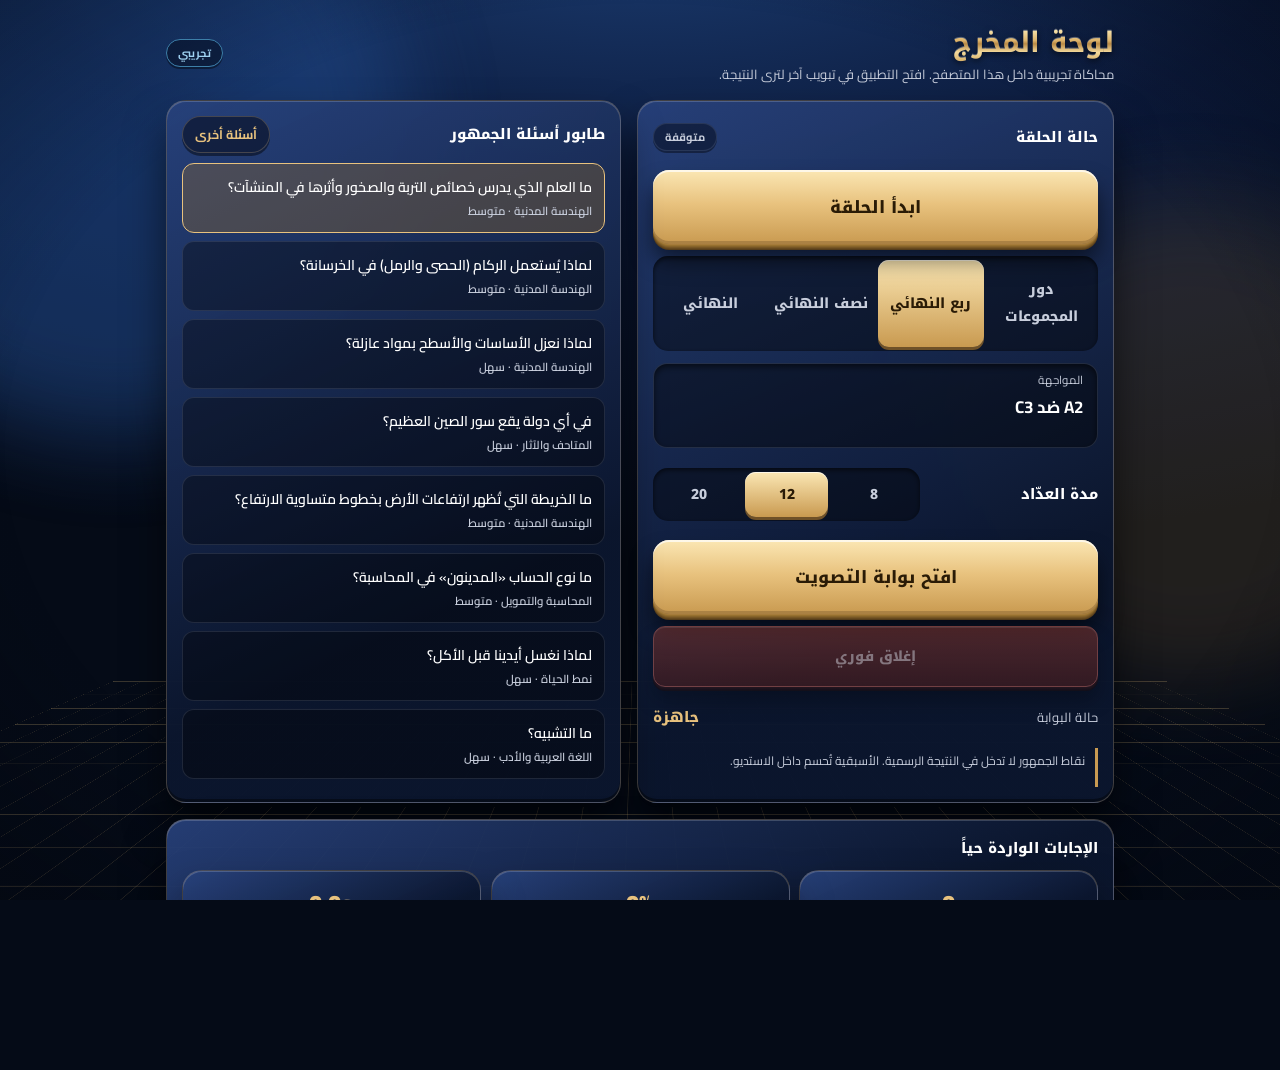
<file: control.html>
<!doctype html>
<html lang="ar" dir="rtl">
<head>
<meta charset="utf-8">
<meta name="viewport" content="width=device-width,initial-scale=1">
<meta name="theme-color" content="#070E20">
<title>لوحة المخرج · يوني ليغ</title>
<link rel="stylesheet" href="css/app.css">
</head>
<body class="ctl">
<div id="bg" aria-hidden="true"><div class="orb o1"></div><div class="orb o2"></div><div class="floor"><i></i></div></div>
<div class="ctlwrap" id="root"><p class="sm">جارٍ التحميل…</p></div>
<script type="module" src="js/control.js"></script>
</body>
</html>
</file>
<file: css/app.css>
@font-face{font-family:"Cairo";font-style:normal;font-weight:200 1000;font-display:swap;src:url("../fonts/cairo-ar.woff2") format("woff2");unicode-range:U+0600-06FF,U+0750-077F,U+0870-088E,U+0890-0891,U+0897-08E1,U+08E3-08FF,U+200C-200E,U+2010-2011,U+204F,U+2E41,U+FB50-FDFF,U+FE70-FE74,U+FE76-FEFC}
@font-face{font-family:"Cairo";font-style:normal;font-weight:200 1000;font-display:swap;src:url("../fonts/cairo-lt.woff2") format("woff2");unicode-range:U+0000-00FF,U+0131,U+0152-0153,U+02BB-02BC,U+02C6,U+02DA,U+02DC,U+0304,U+0308,U+0329,U+2000-206F,U+20AC,U+2122,U+2191,U+2193,U+2212,U+2215,U+FEFF,U+FFFD}
@font-face{font-family:"Noto Kufi Arabic";font-style:normal;font-weight:100 900;font-display:swap;src:url("../fonts/kufi-ar.woff2") format("woff2");unicode-range:U+0600-06FF,U+0750-077F,U+0870-088E,U+0890-0891,U+0897-08E1,U+08E3-08FF,U+200C-200E,U+2010-2011,U+204F,U+2E41,U+FB50-FDFF,U+FE70-FE74,U+FE76-FEFC}
@font-face{font-family:"Noto Kufi Arabic";font-style:normal;font-weight:100 900;font-display:swap;src:url("../fonts/kufi-lt.woff2") format("woff2");unicode-range:U+0000-00FF,U+0131,U+0152-0153,U+02BB-02BC,U+02C6,U+02DA,U+02DC,U+0304,U+0308,U+0329,U+2000-206F,U+20AC,U+2122,U+2191,U+2193,U+2212,U+2215,U+FEFF,U+FFFD}

:root{
  --ink:#070E20; --ink-1:#0A1326; --ink-2:#0E1A33; --ink-3:#142242;
  --gold:#C89A52; --gold-hi:#E8C27E; --gold-dim:#8A6A38;
  --azure:#4FA3D9; --emerald:#5BBE95; --coral:#D96A5B;
  --bone:#EDE5D6; --bone-2:#C8CEDC;
  --line:rgba(232,194,126,.24); --line-2:rgba(142,156,184,.18);
  --f-head:"Noto Kufi Arabic","Segoe UI",system-ui,sans-serif;
  --f-body:"Cairo","Segoe UI",system-ui,sans-serif;
  --dock-h:84px;
}
*{box-sizing:border-box;margin:0;padding:0;-webkit-tap-highlight-color:transparent}
html,body{height:100%;background:#050B17;color:var(--bone);font-family:var(--f-body);overflow:hidden;line-height:1.55}
body{display:flex;justify-content:center}
button{font:inherit;color:inherit;background:none;border:0;cursor:pointer}
input{font:inherit;color:inherit}
a{color:inherit;text-decoration:none}
.num{direction:ltr;unicode-bidi:isolate;font-variant-numeric:tabular-nums;display:inline-block}
:focus-visible{outline:2px solid var(--gold-hi);outline-offset:2px}

/* ================= scene: depth background ================= */
#bg{position:fixed;inset:0;z-index:0;overflow:hidden;background:radial-gradient(120% 70% at 50% -8%,#1a3a6e 0,#0c1a3b 42%,#050B17 100%)}
#bg .orb{position:absolute;border-radius:50%;filter:blur(46px);opacity:.38;transform:translate3d(calc(var(--px,0)*var(--k)*1px),calc(var(--py,0)*var(--k)*1px),0)}
#bg .o1{width:46vmax;height:46vmax;left:-14vmax;top:-12vmax;background:#2a5fae;--k:-14}
#bg .o2{width:38vmax;height:38vmax;right:-12vmax;top:22vh;background:#8A6A38;opacity:.22;--k:18}
#bg .floor{position:absolute;left:-30%;right:-30%;bottom:0;height:58vh;perspective:520px;-webkit-mask-image:linear-gradient(to top,#000 20%,transparent);mask-image:linear-gradient(to top,#000 20%,transparent)}
#bg .floor i{position:absolute;inset:0;transform:rotateX(70deg);transform-origin:50% 100%;background:
  linear-gradient(rgba(232,194,126,.32) 1.5px,transparent 1.5px) 0 0/100% 56px,
  linear-gradient(90deg,rgba(232,194,126,.2) 1.5px,transparent 1.5px) 0 0/56px 100%;animation:floorrun 5s linear infinite}
@keyframes floorrun{to{background-position:0 56px,0 0}}
#bg .dust i{position:absolute;left:var(--x);top:var(--y);width:var(--s);height:var(--s);border-radius:50%;background:radial-gradient(circle at 35% 30%,#fff,#E8C27E 55%,transparent 72%);opacity:.5;animation:drift var(--d) ease-in-out infinite;transform:translate3d(calc(var(--px,0)*var(--k)*1px),calc(var(--py,0)*var(--k)*1px),0)}
@keyframes drift{0%,100%{margin-top:0}50%{margin-top:-26px}}
#bg:after{content:"";position:absolute;inset:0;background:radial-gradient(90% 90% at 50% 50%,transparent 55%,rgba(2,5,12,.7) 100%)}

/* ================= shell ================= */
#app{position:relative;z-index:1;width:100%;max-width:460px;height:100dvh;display:flex;flex-direction:column;perspective:1200px}
#view{flex:1;overflow-y:auto;overflow-x:hidden;padding:calc(env(safe-area-inset-top,0px) + 16px) 16px calc(var(--dock-h) + 30px);scrollbar-width:none;perspective:1200px}
#view::-webkit-scrollbar{display:none}
#view.nodock{padding-bottom:calc(env(safe-area-inset-bottom,0px) + 24px)}
.screen{display:flex;flex-direction:column;gap:14px;animation:enter .6s cubic-bezier(.2,.8,.2,1) both;transform-origin:50% 100%}
@keyframes enter{from{opacity:0;transform:rotateY(-18deg) translateZ(-110px) translateX(30px)}to{opacity:1;transform:none}}

/* ================= type ================= */
/* metallic type: polished-gold gradient inside the glyphs, thin light edge, soft shadow (no thick extrusion) */
.h3d,.big,.cd,.vault .n,.coin .face .lbl{background-image:linear-gradient(180deg,#FFF9E6 0%,#F7E2AA 20%,#DDB46C 44%,#B98A45 52%,#F4DA9C 72%,#CFA257 100%);-webkit-background-clip:text;background-clip:text;-webkit-text-fill-color:transparent;color:transparent;text-shadow:none;filter:drop-shadow(0 -1px 0 rgba(255,255,255,.3)) drop-shadow(0 2px 3px rgba(0,0,0,.6))}
.h3d{font-family:var(--f-head);font-weight:700;line-height:1.5;background-size:100% 1.5em}
.h1{font-size:28px}
.h2{font-family:var(--f-head);font-weight:800;font-size:19px;color:#fff;line-height:1.35}
.t{font-family:var(--f-head);font-weight:800;font-size:14.5px;color:#fff}
.sm{font-size:13px;color:var(--bone-2)}
.eyebrow{font:700 11.5px var(--f-head);color:var(--gold-hi);letter-spacing:.02em}
.center{text-align:center}
.row{display:flex;align-items:center;justify-content:space-between;gap:10px}
.note{font-size:12px;color:var(--bone-2);border-inline-start:3px solid var(--gold);padding:3px 10px;line-height:1.6}
.sp{flex:1}
.grid2{display:grid;grid-template-columns:1fr 1fr;gap:12px}

/* ================= tags / chips ================= */
.tag{display:inline-flex;align-items:center;gap:5px;font:700 11px var(--f-body);padding:3px 11px;border-radius:999px;border:1px solid var(--line-2);color:var(--bone-2);background:rgba(7,14,32,.55);white-space:nowrap;box-shadow:0 2px 0 rgba(0,0,0,.4)}
.tag.live{color:#fff;background:linear-gradient(180deg,#e9806f,#c4574a);border-color:#f19a8b;animation:pulse 1.6s ease-in-out infinite}
.tag.az{color:#9fd1f1;border-color:#3D7FA8}
.tag.gd{color:var(--gold-hi);border-color:var(--gold)}
.tag.ok{color:var(--emerald);border-color:var(--emerald)}
@keyframes pulse{50%{box-shadow:0 0 0 6px rgba(217,106,91,.18),0 2px 0 rgba(0,0,0,.4)}}

/* ================= 3D card with tilt ================= */
.card3d{position:relative;border-radius:20px;padding:15px;background:linear-gradient(155deg,rgba(40,66,124,.92),rgba(11,22,46,.97) 70%);border:1px solid var(--line);box-shadow:0 26px 40px rgba(0,0,0,.55),0 4px 0 #050A16,inset 0 1px 0 rgba(255,255,255,.18),inset 0 -3px 0 rgba(0,0,0,.4);transform:perspective(900px) rotateX(var(--rx,0deg)) rotateY(var(--ry,0deg));transform-style:preserve-3d;transition:transform .2s ease-out}
.card3d.gold{border-color:var(--gold);background:linear-gradient(155deg,rgba(120,88,40,.55),rgba(14,26,52,.96) 62%)}
.card3d .glare{position:absolute;inset:0;border-radius:inherit;pointer-events:none;background:radial-gradient(280px circle at var(--gx,50%) var(--gy,0%),rgba(255,255,255,.2),transparent 62%);opacity:var(--go,0);transition:opacity .25s;mix-blend-mode:screen}
.card3d .z1{transform:translateZ(16px)} .card3d .z2{transform:translateZ(30px)} .card3d .z3{transform:translateZ(48px)}
.card3d.pressable{cursor:pointer}
.card3d.pressable:active{transform:perspective(900px) translateZ(-14px) scale(.985)}

/* ================= 3D buttons ================= */
.btn3d{display:block;width:100%;text-align:center;padding:14px 16px;border-radius:16px;font:800 17px var(--f-head);color:#2a1b06;background:linear-gradient(180deg,#FBE7B4 0,#E8C27E 46%,#C99A50 100%);box-shadow:inset 0 2px 0 rgba(255,255,255,.7),inset 0 -3px 0 rgba(111,81,40,.35),0 1px 0 #A67C3B,0 2px 0 #96702F,0 3px 0 #86632A,0 4px 0 #765624,0 5px 0 #66491F,0 6px 0 #563D1A,0 16px 22px rgba(0,0,0,.55);transition:transform .08s,box-shadow .08s;position:relative}
.btn3d:active,.btn3d.pressed{transform:translateY(6px);box-shadow:inset 0 2px 0 rgba(255,255,255,.5),inset 0 -2px 0 rgba(111,81,40,.35),0 0 0 #563D1A,0 5px 10px rgba(0,0,0,.55)}
.btn3d.ghost{color:var(--gold-hi);background:linear-gradient(180deg,#183058,#0b1630);border:1px solid rgba(232,194,126,.55);box-shadow:inset 0 1px 0 rgba(255,255,255,.2),0 1px 0 #3b2d14,0 2px 0 #2d220f,0 3px 0 #21190b,0 4px 0 #181208,0 5px 0 #100c05,0 14px 20px rgba(0,0,0,.5)}
.btn3d.warn{color:#ffd8d2;background:linear-gradient(180deg,#8d3a30,#5a1f19);border:1px solid #d96a5b;box-shadow:inset 0 1px 0 rgba(255,255,255,.2),0 1px 0 #3a1511,0 2px 0 #30110e,0 3px 0 #260d0b,0 4px 0 #1c0a08,0 14px 20px rgba(0,0,0,.5)}
.btn3d.sm{padding:9px 12px;font-size:14px;border-radius:12px}
.btn3d[disabled]{opacity:.5;pointer-events:none}
.linkbtn{font:700 12.5px var(--f-body);color:var(--gold-hi);padding:6px 12px;border-radius:999px;border:1px solid var(--line);background:rgba(7,14,32,.6);box-shadow:0 3px 0 rgba(0,0,0,.45)}

/* ================= brand objects ================= */
.armil{position:relative;width:150px;height:150px;margin:0 auto;perspective:760px}
.armil .spin{position:absolute;inset:0;transform-style:preserve-3d;animation:spinY 16s linear infinite}
.armil .spin i{position:absolute;inset:0;border-radius:50%;border:3px solid;border-color:#F8E3AE #C89A52 #8A6A38 #C89A52;transform:rotateY(var(--a));box-shadow:0 0 16px rgba(232,194,126,.4),inset 0 0 16px rgba(232,194,126,.25)}
.armil .core{position:absolute;left:50%;top:50%;margin:calc(var(--d)/-2) 0 0 calc(var(--d)/-2)}
/* medal disc: 3D gold rim, navy heart, the program logo in its original colours */
.ldisc{position:relative;display:inline-flex;align-items:center;justify-content:center;flex:none;width:var(--d,56px);height:var(--d,56px);border-radius:50%;background:conic-gradient(from 30deg,#8A6A38,#F4DFA8,#C89A52,#FBEFCF,#9a7336,#E8C27E,#8A6A38);box-shadow:0 10px 16px rgba(0,0,0,.55),0 0 18px rgba(232,194,126,.28),inset 0 2px 2px rgba(255,255,255,.6),inset 0 -3px 4px rgba(90,60,15,.5)}
.ldisc:before{content:"";position:absolute;inset:11%;border-radius:50%;background:radial-gradient(circle at 50% 36%,#1d4388 0,#0d1d42 55%,#070E20 100%);box-shadow:inset 0 3px 8px rgba(0,0,0,.75),0 1px 0 rgba(255,255,255,.4)}
.ldisc img{position:relative;width:64%;height:auto;filter:drop-shadow(0 2px 3px rgba(0,0,0,.65));pointer-events:none}
.ldisc.off{filter:grayscale(1) brightness(.55);opacity:.75}
@keyframes spinY{from{transform:rotateX(-18deg) rotateY(0)}to{transform:rotateX(-18deg) rotateY(360deg)}}
.pearl{display:inline-block;width:var(--s,34px);height:var(--s,34px);border-radius:50%;background:radial-gradient(circle at 34% 28%,#fff 0,#FBF0D6 20%,#E8C27E 58%,#8A6A38 100%);box-shadow:inset -5px -7px 12px rgba(60,40,10,.55),inset 4px 4px 9px rgba(255,255,255,.65),0 12px 18px rgba(0,0,0,.55),0 0 18px rgba(232,194,126,.3)}
.pearl.off{background:radial-gradient(circle at 34% 28%,#2a3a5e,#142242 70%);box-shadow:inset 0 0 0 1px var(--line-2);opacity:.7}
.pearls{display:flex;gap:6px;justify-content:space-between}
.pearls .pearl{--s:32px;animation:bob 3.4s ease-in-out infinite}
.pearls .pearl:nth-child(2n){animation-delay:-1s}.pearls .pearl:nth-child(3n){animation-delay:-2s}
@keyframes bob{50%{transform:translateY(-4px)}}
.coin{width:var(--cs,120px);height:var(--cs,120px);perspective:700px;margin:0 auto}
.coin .cspin{position:relative;width:100%;height:100%;transform-style:preserve-3d;animation:coinspin 7s linear infinite}
.coin.still .cspin{animation:none;transform:rotateX(-14deg) rotateY(-24deg)}
@keyframes coinspin{from{transform:rotateX(-14deg) rotateY(0)}to{transform:rotateX(-14deg) rotateY(360deg)}}
.coin u{position:absolute;inset:0;border-radius:50%;background:linear-gradient(90deg,#6f5128,#E8C27E,#6f5128);transform:translateZ(var(--z))}
.coin .face{position:absolute;inset:0;border-radius:50%;backface-visibility:hidden;background:conic-gradient(from 30deg,#8A6A38,#F4DFA8,#C89A52,#FBEFCF,#9a7336,#E8C27E,#8A6A38);box-shadow:inset 0 0 0 4px rgba(255,255,255,.28),inset 0 0 0 9px rgba(111,81,40,.5)}
.coin .face .inner{position:absolute;inset:11%;border-radius:50%;display:flex;flex-direction:column;align-items:center;justify-content:center;gap:calc(var(--cs,120px)*.025);background:radial-gradient(circle at 50% 34%,#1d4388 0,#0d1d42 56%,#070E20 100%);box-shadow:inset 0 4px 10px rgba(0,0,0,.75),0 1px 0 rgba(255,255,255,.45)}
.coin .face .inner img{width:54%;height:auto;filter:drop-shadow(0 3px 4px rgba(0,0,0,.65));pointer-events:none}
.coin .face .inner img.big{width:70%}
.coin .face .lbl{font:700 calc(var(--cs,120px)*.1)/1.35 var(--f-head);max-width:86%;text-align:center;background-size:100% 1.35em}
.coin .front{transform:translateZ(8px)} .coin .back{transform:rotateY(180deg) translateZ(8px)}

/* ================= keys (answer buttons) ================= */
.qtxt{font:800 19px/1.55 var(--f-head);color:#fff;text-shadow:0 2px 10px rgba(0,0,0,.6)}
.keys{display:grid;gap:11px;perspective:900px}
.key{display:flex;align-items:center;gap:12px;text-align:start;width:100%;padding:13px 14px;border-radius:15px;font:600 16.5px var(--f-body);color:#fff;background:linear-gradient(180deg,#1b3566,#0f1f42 70%);border:1px solid rgba(142,156,184,.3);box-shadow:inset 0 1px 0 rgba(255,255,255,.2),0 1px 0 #060c1a,0 2px 0 #060c1a,0 3px 0 #050a16,0 4px 0 #050a16,0 5px 0 #04080f,0 14px 18px rgba(0,0,0,.5);transition:transform .09s,box-shadow .09s,background .2s;animation:keyin .5s cubic-bezier(.2,.9,.3,1.1) both;animation-delay:calc(var(--i)*70ms);transform-origin:50% 100%}
@keyframes keyin{from{opacity:0;transform:rotateX(-70deg) translateY(16px)}to{opacity:1;transform:none}}
.key .k{flex:none;width:30px;height:30px;border-radius:50%;display:flex;align-items:center;justify-content:center;font:800 14px var(--f-head);color:#2a1b06;background:linear-gradient(180deg,#FBE7B4,#C99A50);box-shadow:inset 0 1px 0 rgba(255,255,255,.7),0 3px 0 #6f5128}
.key:active:not(:disabled){transform:translateY(4px);box-shadow:inset 0 1px 0 rgba(255,255,255,.2),0 0 0 #04080f,0 4px 8px rgba(0,0,0,.5)}
.key.sel{background:linear-gradient(180deg,#6d5128,#3a2a12);border-color:var(--gold-hi);transform:translateY(5px);box-shadow:inset 0 1px 0 rgba(255,255,255,.25),0 0 0 #04080f,0 0 22px rgba(232,194,126,.45)}
.key.ok{background:linear-gradient(180deg,#2c8a63,#14513a);border-color:var(--emerald);animation:pop .5s ease both;box-shadow:inset 0 1px 0 rgba(255,255,255,.3),0 4px 0 #0b3324,0 0 26px rgba(91,190,149,.55)}
.key.bad{background:linear-gradient(180deg,#a2453a,#5c211a);border-color:var(--coral);animation:shake .45s ease both}
.key.dim{opacity:.45}
.key:disabled{cursor:default}
@keyframes pop{0%{transform:scale(.96)}50%{transform:scale(1.04)}100%{transform:scale(1)}}
@keyframes shake{0%,100%{transform:translateX(0)}20%{transform:translateX(-8px)}40%{transform:translateX(8px)}60%{transform:translateX(-5px)}80%{transform:translateX(5px)}}

/* ================= timers ================= */
.ring3d{position:relative;width:128px;height:128px;margin:0 auto;filter:drop-shadow(0 10px 14px rgba(0,0,0,.55)) drop-shadow(0 0 16px rgba(232,194,126,.25))}
.ring3d svg{width:100%;height:100%;transform:rotate(-90deg)}
.ring3d b{position:absolute;inset:0;display:flex;flex-direction:column;align-items:center;justify-content:center;font:900 40px/1 var(--f-body);color:#fff;direction:ltr}
.ring3d b small{font:700 12px var(--f-body);color:var(--bone-2);margin-top:3px}
.ring3d.hot circle.fg{stroke:var(--coral)}
.tbar{height:10px;border-radius:99px;background:rgba(0,0,0,.45);overflow:hidden;box-shadow:inset 0 2px 4px rgba(0,0,0,.6),0 1px 0 rgba(255,255,255,.12)}
.tbar i{display:block;height:100%;width:100%;border-radius:99px;background:linear-gradient(180deg,#FBE7B4,#C99A50);box-shadow:0 0 12px rgba(232,194,126,.6);transform-origin:100% 50%}
.tbar.hot i{background:linear-gradient(180deg,#f1988b,#c4574a)}

/* ================= gate (3D doors) ================= */
.gate3d{position:relative;height:210px;perspective:900px;margin:4px 0}
.gate3d .glow{position:absolute;inset:6% 12%;border-radius:12px;background:radial-gradient(70% 90% at 50% 55%,#FFF3CF,#E8C27E 35%,#8A6A38 70%,transparent);opacity:.2;transition:opacity .7s}
.gate3d .gl{position:absolute;left:50%;top:50%;margin:-42px 0 0 -42px;opacity:.35;transition:opacity .7s .15s,transform .9s .15s}
.gate3d.open .gl{opacity:1;transform:scale(1.15)}
.gate3d .door{position:absolute;top:0;bottom:0;width:50%;background:linear-gradient(180deg,#223f78,#0c1a3a);border:1px solid var(--gold);box-shadow:inset 0 0 0 6px rgba(7,14,32,.6),inset 0 0 0 7px rgba(232,194,126,.35),0 20px 30px rgba(0,0,0,.5);transition:transform .8s cubic-bezier(.5,0,.2,1)}
.gate3d .door:after{content:"";position:absolute;inset:18% 18%;border:1px solid rgba(232,194,126,.45);border-radius:50% 50% 8px 8px / 30% 30% 8px 8px}
.gate3d .l{left:0;border-radius:14px 0 0 14px;transform-origin:0 50%}
.gate3d .r{right:0;border-radius:0 14px 14px 0;transform-origin:100% 50%}
.gate3d.open .l{transform:rotateY(-82deg)} .gate3d.open .r{transform:rotateY(82deg)} .gate3d.open .glow{opacity:1}
.gate3d .gt{position:absolute;inset:auto 0 -4px 0;text-align:center;font:800 13px var(--f-head);color:var(--gold-hi);z-index:2}

/* ================= vaults / stages ================= */
.vaults{display:grid;grid-template-columns:1fr 1fr;gap:12px}
.vault{padding:11px 10px;text-align:center}
.vault.me{border-color:var(--gold)}
.vault .n{font:800 24px/1.25 var(--f-body);direction:ltr;background-size:100% 1.25em}
.vault .l{font-size:11.5px;color:var(--bone-2)}
.pips{display:inline-flex;gap:6px}
.pips i{width:13px;height:13px;border-radius:50%;background:#0a1228;box-shadow:inset 0 1px 3px rgba(0,0,0,.7),0 1px 0 rgba(255,255,255,.15)}
.pips i.on{background:radial-gradient(circle at 34% 28%,#fff,#E8C27E 55%,#8A6A38);box-shadow:0 0 10px rgba(232,194,126,.8)}
.stg{display:grid;grid-template-columns:1fr auto;gap:2px 10px;padding:13px 15px}
.stg b{font:800 15px var(--f-head);color:#fff}
.stg .p{font:700 12.5px var(--f-body);color:var(--bone-2);direction:ltr;text-align:end}
.stg em{grid-column:1/-1;font:600 12.5px var(--f-body);color:var(--bone-2);font-style:normal}
.stg.done{border-color:var(--emerald)} .stg.done em{color:var(--emerald)}
.stg.now{border-color:var(--gold-hi);background:linear-gradient(155deg,rgba(150,110,48,.6),rgba(14,26,52,.96) 62%)} .stg.now em{color:var(--gold-hi)}
.stg.lock{opacity:.6}

/* ================= bars ================= */
.brow{display:grid;grid-template-columns:38px 1fr 44px;align-items:center;gap:9px}
.brow .c{font:800 13.5px var(--f-body);direction:ltr}
.brow .v{font:800 13px var(--f-body);direction:ltr;color:var(--gold-hi);text-align:end}
.brow.me .c{color:var(--gold-hi)}
.bar{height:11px;border-radius:99px;background:rgba(0,0,0,.45);overflow:hidden;box-shadow:inset 0 2px 4px rgba(0,0,0,.6)}
.bar i{display:block;height:100%;border-radius:99px;background:linear-gradient(180deg,#FBE7B4,#C99A50 60%,#8A6A38);box-shadow:0 0 10px rgba(232,194,126,.45);transform-origin:100% 50%;animation:grow .9s cubic-bezier(.2,.8,.2,1) both}
@keyframes grow{from{transform:scaleX(0)}}

/* ================= dock ================= */
#dock{position:absolute;left:14px;right:14px;bottom:calc(12px + env(safe-area-inset-bottom,0px));height:66px;border-radius:24px;display:flex;background:linear-gradient(180deg,rgba(36,62,118,.96),rgba(9,18,38,.98));border:1px solid var(--line);box-shadow:0 22px 34px rgba(0,0,0,.6),0 4px 0 #04070F,inset 0 1px 0 rgba(255,255,255,.2);z-index:10;transform:translateZ(60px)}
#dock[hidden]{display:none}
#dock a{flex:1;display:flex;flex-direction:column;align-items:center;justify-content:center;gap:3px;font:700 12px var(--f-body);color:var(--bone-2);transition:transform .25s}
#dock a i{width:9px;height:9px;border-radius:50%;background:#26365e;box-shadow:inset 0 1px 2px rgba(0,0,0,.6);transition:.25s}
#dock a.on{color:var(--gold-hi);transform:translateY(-9px) translateZ(20px)}
#dock a.on i{width:15px;height:15px;background:radial-gradient(circle at 34% 28%,#fff,#E8C27E 55%,#8A6A38);box-shadow:0 8px 12px rgba(0,0,0,.6),0 0 14px rgba(232,194,126,.7)}

/* ================= toast / modal ================= */
#toast{position:absolute;left:18px;right:18px;top:calc(env(safe-area-inset-top,0px) + 14px);padding:11px 14px;border-radius:14px;background:linear-gradient(180deg,#244079,#0f1d3d);border:1px solid var(--gold);color:#fff;font:700 13.5px var(--f-body);text-align:center;z-index:50;box-shadow:0 18px 28px rgba(0,0,0,.6);transform:translateY(-130%) rotateX(40deg);transition:transform .45s cubic-bezier(.2,.9,.3,1.2);pointer-events:none}
#toast.on{transform:none}
#modal{position:absolute;inset:0;z-index:40;display:flex;padding:20px;background:rgba(3,6,14,.72);backdrop-filter:blur(4px);perspective:1000px;animation:fade .25s both;overflow-y:auto}
#modal .mbox{margin:auto}
#modal[hidden]{display:none}
@keyframes fade{from{opacity:0}}
.mbox{width:100%;max-width:380px;animation:mpop .55s cubic-bezier(.2,.9,.3,1.15) both}
@keyframes mpop{from{opacity:0;transform:rotateX(55deg) translateZ(-160px) scale(.8)}to{opacity:1;transform:none}}

/* ================= forms ================= */
.seg{display:flex;padding:4px;gap:4px;border-radius:15px;background:rgba(0,0,0,.4);box-shadow:inset 0 2px 5px rgba(0,0,0,.6)}
.seg button{flex:1;padding:9px 6px;border-radius:11px;font:800 14px var(--f-head);color:var(--bone-2);transition:.2s}
.seg button.on{color:#2a1b06;background:linear-gradient(180deg,#FBE7B4,#C99A50);box-shadow:inset 0 1px 0 rgba(255,255,255,.7),0 3px 0 #6f5128}
.chips{display:grid;grid-template-columns:repeat(4,1fr);gap:9px}
.chips button{padding:10px 0;border-radius:12px;font:800 14px var(--f-body);direction:ltr;color:var(--bone);background:linear-gradient(180deg,#1b3566,#0f1f42);border:1px solid rgba(142,156,184,.28);box-shadow:inset 0 1px 0 rgba(255,255,255,.18),0 4px 0 #060c1a,0 8px 10px rgba(0,0,0,.4);transition:transform .08s,box-shadow .08s}
.chips button.on{color:#2a1b06;background:linear-gradient(180deg,#FBE7B4,#C99A50);border-color:var(--gold-hi);transform:translateY(3px);box-shadow:inset 0 1px 0 rgba(255,255,255,.7),0 1px 0 #6f5128,0 0 18px rgba(232,194,126,.5)}
.field{display:block;padding:8px 14px;border-radius:14px;background:rgba(0,0,0,.4);border:1px solid var(--line-2);box-shadow:inset 0 3px 6px rgba(0,0,0,.55)}
.field small{display:block;font-size:11.5px;color:var(--bone-2)}
.field input{width:100%;background:none;border:0;outline:0;font:700 17px var(--f-body);color:#fff;padding:2px 0}
.switch{display:flex;align-items:center;justify-content:space-between;gap:12px;padding:6px 0}
.switch button{width:54px;height:30px;border-radius:99px;background:rgba(0,0,0,.5);box-shadow:inset 0 2px 5px rgba(0,0,0,.7);position:relative;flex:none}
.switch button:after{content:"";position:absolute;top:4px;inset-inline-start:4px;width:22px;height:22px;border-radius:50%;background:radial-gradient(circle at 34% 28%,#fff,#9aa6c4);box-shadow:0 3px 5px rgba(0,0,0,.6);transition:.25s}
.switch button.on{background:linear-gradient(180deg,#8A6A38,#C99A50)}
.switch button.on:after{inset-inline-start:28px;background:radial-gradient(circle at 34% 28%,#fff,#E8C27E)}

/* ================= heritage ================= */
.tile{padding:13px 12px;min-height:92px;display:flex;flex-direction:column;gap:3px}
.tile b{font:800 14.5px/1.35 var(--f-head);color:#fff}
.tile span{font-size:12px;color:var(--bone-2)}
.tile .cnt{margin-top:auto;font:800 12px var(--f-body);color:var(--gold-hi);direction:ltr;text-align:start}
.hgrid{display:grid;grid-template-columns:repeat(3,1fr);gap:10px}
.hcard{aspect-ratio:3/4;padding:10px 8px;display:flex;flex-direction:column;align-items:center;justify-content:center;gap:6px;text-align:center;font:800 12px/1.35 var(--f-head);color:#fff}
.hcard.lock{opacity:.5;color:var(--bone-2)}
.hcard .pearl{--s:38px}
.hcard small{font:600 10.5px var(--f-body);color:var(--bone-2)}
.rwd{display:grid;grid-template-columns:42px 1fr auto;gap:12px;align-items:center;padding:12px 14px}
.rwd .n{width:38px;height:38px;border-radius:50%;display:flex;align-items:center;justify-content:center;font:900 15px var(--f-body);color:#2a1b06;background:linear-gradient(180deg,#FBE7B4,#C99A50);box-shadow:inset 0 1px 0 rgba(255,255,255,.7),0 4px 0 #6f5128}
.rwd.lock .n{background:linear-gradient(180deg,#26365e,#142242);color:var(--bone-2);box-shadow:inset 0 1px 0 rgba(255,255,255,.12),0 4px 0 #060c1a}
.rwd.lock{opacity:.65}
.rwd b{font:800 14.5px var(--f-head);color:#fff;display:block}
.rwd span.d{font-size:12px;color:var(--bone-2)}
.hdr{display:flex;align-items:flex-end;justify-content:space-between;gap:10px}
.hdr small{font-size:12px;color:var(--bone-2)}
.hero{display:flex;flex-direction:column;align-items:center;gap:6px;padding:6px 0 2px}
.xpbar{height:12px;border-radius:99px;background:rgba(0,0,0,.45);overflow:hidden;box-shadow:inset 0 2px 4px rgba(0,0,0,.6)}
.xpbar i{display:block;height:100%;border-radius:99px;background:linear-gradient(180deg,#9fd1f1,#3D7FA8);box-shadow:0 0 10px rgba(79,163,217,.6)}
.big{font:800 56px/1.15 var(--f-body);direction:ltr;text-align:center;background-size:100% 1.15em}
.cd{font:800 52px/1.15 var(--f-body);text-align:center;direction:ltr;background-size:100% 1.15em}

/* ================= control room page ================= */
body.ctl{overflow:auto;display:block}
.ctlwrap{position:relative;z-index:1;max-width:980px;margin:0 auto;padding:22px 16px 60px;display:grid;gap:16px}
.ctlgrid{display:grid;grid-template-columns:1.05fr 1fr;gap:16px}
@media(max-width:760px){.ctlgrid{grid-template-columns:1fr}}
.qrow{display:block;width:100%;text-align:start;padding:10px 12px;border-radius:12px;background:rgba(0,0,0,.35);border:1px solid var(--line-2);font:600 14px var(--f-body);color:#fff;margin-bottom:8px}
.qrow.on{border-color:var(--gold-hi);background:rgba(150,110,48,.35)}
.qrow small{display:block;color:var(--bone-2);font-size:11.5px}
.kpis{display:grid;grid-template-columns:repeat(3,1fr);gap:10px}
.kpi{padding:10px;text-align:center}
.kpi b{display:block;font:900 24px var(--f-body);color:var(--gold-hi);direction:ltr}
.kpi span{font-size:12px;color:var(--bone-2)}

/* ================= motion preferences ================= */
body.calm *,body.calm *:before,body.calm *:after{animation:none!important;transition:none!important}
body.calm .card3d{transform:none!important}
@media (prefers-reduced-motion:reduce){*,*:before,*:after{animation:none!important;transition:none!important}.card3d{transform:none!important}}
</file>
